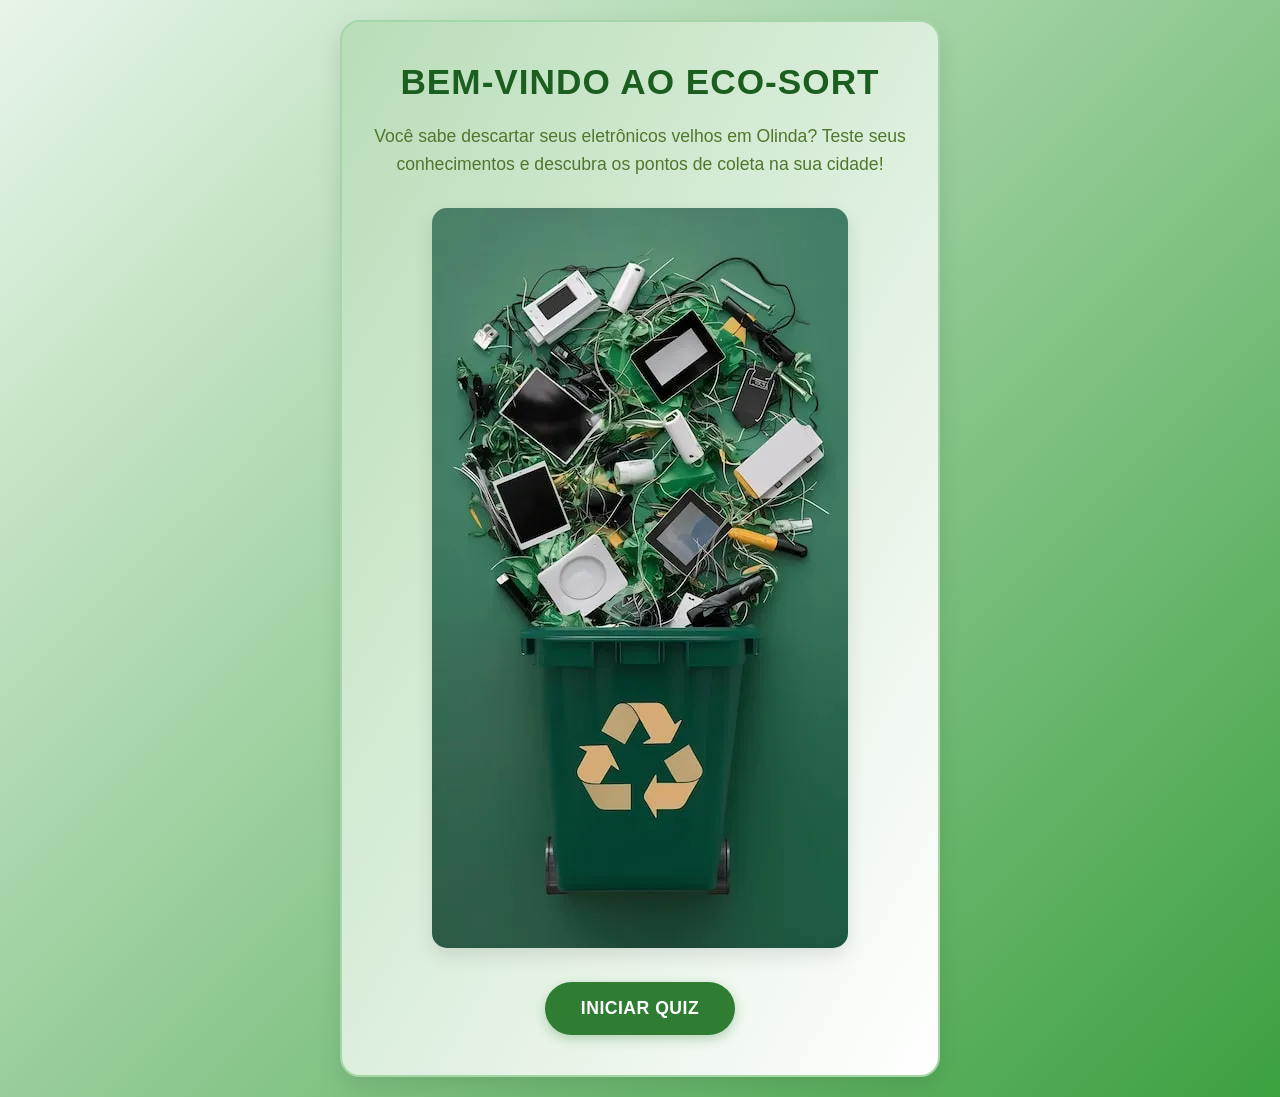
<file: apps/index.html>
<!DOCTYPE html>
<html lang="PT-BR">

<head>
    <meta charset="UTF-8">
    <meta name="viewport" content="width=device-width, initial-scale=1.0">
    <title>ECO-SORT</title>
    <link rel="stylesheet" href="style.css">
</head>

<body>
    <div class="container">
        <h1>Bem-vindo ao ECO-SORT</h1>
        <p>Você sabe descartar seus eletrônicos velhos em Olinda? Teste seus conhecimentos e descubra os pontos de coleta na sua cidade!</p>
        <img class="images" src="images/Imagem principal.jpg" alt="naturezazada">
        <button> INICIAR QUIZ </button>
    </div>
    <script src="script.js"></script>
</body>

</html>
</file>
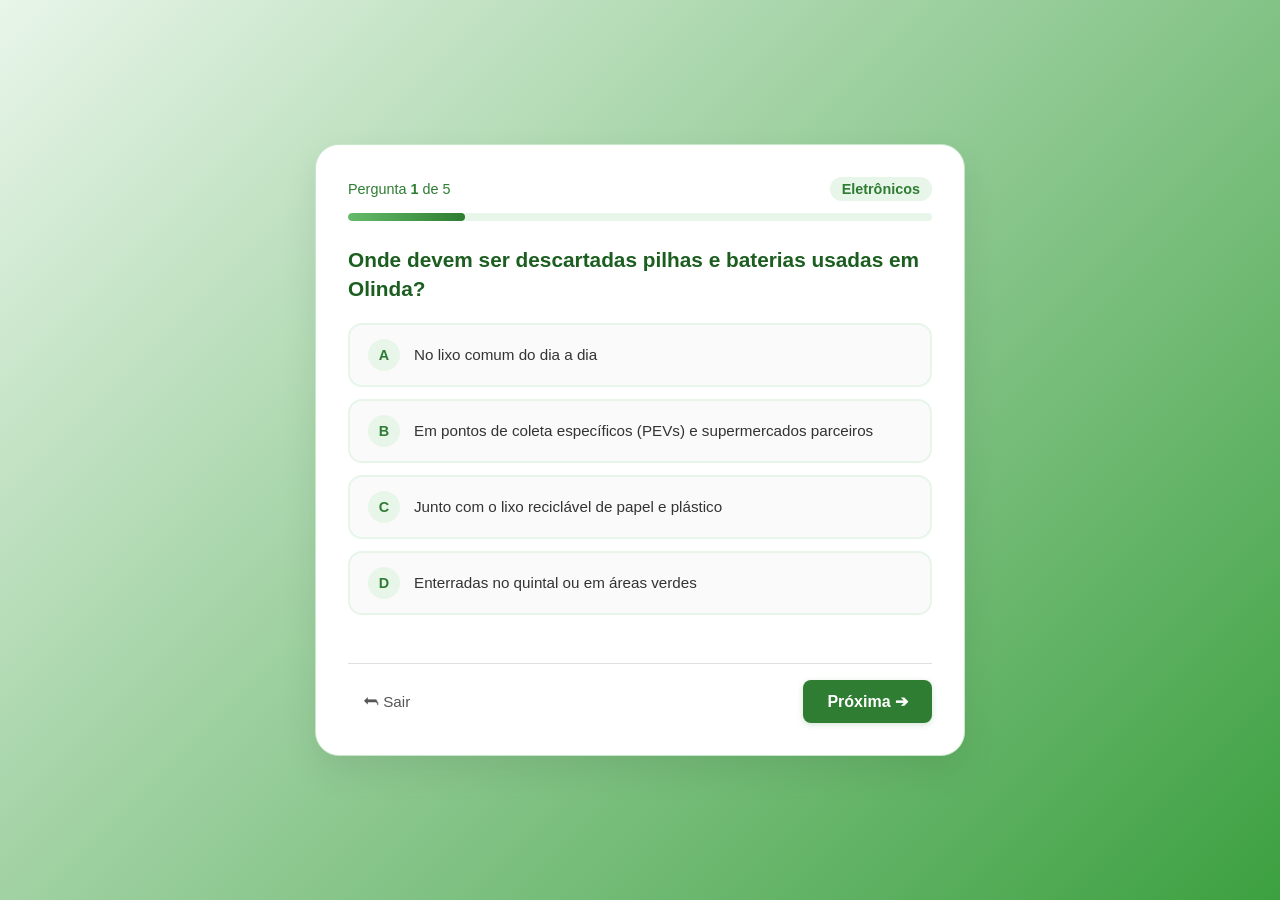
<file: apps/questoes.html>
<!DOCTYPE html>
<html lang="PT-BR">

<head>
    <meta charset="UTF-8">
    <meta name="viewport" content="width=device-width, initial-scale=1.0">
    <title>ECO-SORT - Questões</title>
    <link rel="stylesheet" href="qstyle.css">
</head>

<body>
    <main class="quiz-card">

        <header class="quiz-header">
            <div class="quiz-info">
                <span class="step-indicator">Pergunta <strong id="current-step">1</strong> de 5</span>
                <span class="category-badge">Eletrônicos</span>
            </div>

            <div class="progress-bar">
                <div class="progress-fill" style="width: 20%;"></div>
            </div>
        </header>


        <section class="question-body">
            <h2>Onde devem ser descartadas pilhas e baterias usadas em Olinda?</h2>


            <div class="options-container">
                <label class="option-card">
                    <input type="radio" name="resposta" value="a">
                    <span class="custom-radio">A</span>
                    <span class="option-text">No lixo comum do dia a dia</span>
                </label>

                <label class="option-card">
                    <input type="radio" name="resposta" value="b">
                    <span class="custom-radio">B</span>
                    <span class="option-text">Em pontos de coleta específicos (PEVs) e supermercados parceiros</span>
                </label>

                <label class="option-card">
                    <input type="radio" name="resposta" value="c">
                    <span class="custom-radio">C</span>
                    <span class="option-text">Junto com o lixo reciclável de papel e plástico</span>
                </label>

                <label class="option-card">
                    <input type="radio" name="resposta" value="d">
                    <span class="custom-radio">D</span>
                    <span class="option-text">Enterradas no quintal ou em áreas verdes</span>
                </label>
            </div>
        </section>


        <footer class="quiz-footer">
            <a href="index.html" class="btn-secondary">⮪ Sair</a>
            <button type="button" class="btn-primary">Próxima ➔</button>
        </footer>
    </main>
    <script src="qscript.js"></script>
</body>

</html>
</file>
<file: apps/style.css>
* {
    margin: 0;
    padding: 0;
    box-sizing: border-box;
    font-family: 'Segoe UI', Tahoma, Geneva, Verdana, sans-serif;
}

body {
    background: linear-gradient(135deg, #e8f5e9 0%, #3ca040 100%);
    color: #2e7d32;
    min-height: 100vh;
    display: flex;
    /*Flexboxxingg*/
    justify-content: center;
    align-items: center;
    padding: 20px;
}

.container {
    background: linear-gradient(120deg, #b8ddb8 0%, #ffffff 100%);
    max-width: 600px;
    width: 100%;
    padding: 40px 30px;
    border-radius: 20px;
    box-shadow: 0 10px 25px rgba(0, 0, 0, 0.1);
    text-align: center;
    border: 2px solid #a5d6a7;
}

h1 {
    font-size: 2.2rem;
    color: #1b5e20;
    margin-bottom: 20px;
    letter-spacing: 1px;
    text-transform: uppercase;
}

p {
    font-size: 1.1rem;
    color: #4f772d;
    line-height: 1.6;
    margin-bottom: 30px;
}

.images {
    max-width: 90%;
    height: fill;
    border-radius: 15px;
    margin-bottom: 30px;
    box-shadow: 0 8px 20px rgba(0, 0, 0, 0.1);
}

button {
    background-color: #2e7d32;
    color: #ffffff;
    border: none;
    padding: 16px 36px;
    font-size: 1.1rem;
    font-weight: bold;
    border-radius: 50px;
    cursor: pointer;
    transition: all 0.3s ease;
    box-shadow: 0 4px 12px rgba(46, 125, 50, 0.3);
    letter-spacing: 0.5px;
}

button:hover {
    background-color: #1b5e20;
    transform: translateY(-2px);
    box-shadow: 0 6px 16px rgba(46, 125, 50, 0.4);
}

button:active {
    transform: translateY(0);
}

@media (max-width: 480px) {
    .container {
        padding: 30px 20px;
    }
    h1 {
        font-size: 1.8rem;
    }
    p {
        font-size: 1rem;
    }
    button {
        width: 100%;
        padding: 14px 20px;
    }
}


/* Responsividade para Celulares - Tela Inicial */

@media (max-width: 600px) {
    body {
        padding: 12px;
    }
    .container {
        width: 100% !important;
        max-width: 100% !important;
        padding: 24px 16px !important;
        border-radius: 16px !important;
        box-sizing: border-box;
    }
    .container h1 {
        font-size: 1.5rem !important;
    }
    .container p {
        font-size: 0.95rem !important;
        line-height: 1.4;
    }
    .images {
        width: 100% !important;
        max-width: 280px !important;
        height: auto !important;
        border-radius: 12px;
    }
    .container button {
        width: 100% !important;
        /* Faz o botão ocupar a largura inteira no celular */
        padding: 14px !important;
        font-size: 1rem !important;
    }
}
</file>
<file: apps/qstyle.css>
* {
    margin: 0;
    padding: 0;
    box-sizing: border-box;
    font-family: 'Segoe UI', Tahoma, Geneva, Verdana, sans-serif;
}

body {
    background: linear-gradient(135deg, #e8f5e9 0%, #3ca040 100%);
    display: flex;
    justify-content: center;
    align-items: center;
    min-height: 100vh;
    margin: 0;
}

.quiz-card {
    background: #ffffff;
    max-width: 650px;
    width: 100%;
    border-radius: 24px;
    box-shadow: 0 15px 35px rgba(0, 0, 0, 0.08);
    padding: 32px;
    border: 1px solid #c8e6c9;
    display: flex;
    flex-direction: column;
    gap: 24px;
}

.quiz-info {
    display: flex;
    justify-content: space-between;
    align-items: center;
    margin-bottom: 12px;
    font-size: 0.9rem;
    color: #2e7d32;
}

.category-badge {
    background: #e8f5e9;
    padding: 4px 12px;
    border-radius: 20px;
    font-weight: 600;
}

.progress-bar {
    width: 100%;
    height: 8px;
    background-color: #e8f5e9;
    border-radius: 10px;
    overflow: hidden;
}

.progress-fill {
    height: 100%;
    background: linear-gradient(90deg, #66bb6a, #2e7d32);
    border-radius: 10px;
    transition: width 0.3s ease;
}

.question-body h2 {
    color: #1b5e20;
    font-size: 1.3rem;
    line-height: 1.4;
    margin-bottom: 20px;
}

.options-container {
    display: flex;
    flex-direction: column;
    gap: 12px;
}

.option-card {
    display: flex;
    align-items: center;
    padding: 14px 18px;
    border: 2px solid #e8f5e9;
    border-radius: 14px;
    cursor: pointer;
    transition: all 0.2s ease;
    background-color: #fafafa;
}

.option-card:hover {
    border-color: #a5d6a7;
    background-color: #f1f8e9;
}

.option-card input[type="radio"] {
    display: none;
}

.custom-radio {
    width: 32px;
    height: 32px;
    border-radius: 50%;
    background-color: #e8f5e9;
    color: #2e7d32;
    display: flex;
    align-items: center;
    justify-content: center;
    font-weight: 700;
    font-size: 0.9rem;
    margin-right: 14px;
    flex-shrink: 0;
    transition: all 0.2s ease;
}

.option-text {
    color: #333333;
    font-size: 0.95rem;
    line-height: 1.4;
}

.option-card:has(input[type="radio"]:checked) {
    border-color: #2e7d32;
    background-color: #e8f5e9;
}

.option-card input[type="radio"]:checked+.custom-radio {
    background-color: #2e7d32;
    color: #ffffff;
}

.quiz-footer {
    display: flex;
    justify-content: space-between;
    align-items: center;
    padding-top: 12px;
    border-top: 1px solid #f0f0f0;
}

.btn-secondary {
    color: #555;
    text-decoration: none;
    font-weight: 600;
    font-size: 0.95rem;
    padding: 10px 18px;
    border-radius: 10px;
    transition: background 0.2s;
}

.btn-secondary:hover {
    background-color: #f5f5f5;
}

@media (max-width: 480px) {
    .quiz-card {
        padding: 20px;
    }
    .question-body h2 {
        font-size: 1.15rem;
    }
    .option-card {
        padding: 12px;
    }
}


/* Estilo do Rodapé */

.quiz-footer {
    display: flex;
    justify-content: space-between;
    align-items: center;
    margin-top: 24px;
    padding-top: 16px;
    border-top: 1px solid #e0e0e0;
}


/* Botão Principal Verde (Próxima →) */

.btn-primary {
    background-color: #2e7d32;
    /* Verde principal */
    color: #ffffff;
    border: none;
    padding: 12px 24px;
    border-radius: 8px;
    font-size: 1rem;
    font-weight: 600;
    cursor: pointer;
    display: inline-flex;
    align-items: center;
    gap: 8px;
    box-shadow: 0 2px 6px rgba(46, 125, 50, 0.2);
    transition: all 0.2s ease-in-out;
}


/* Efeito ao passar o mouse */

.btn-primary:hover {
    background-color: #1b5e20;
    /* Verde mais escuro no hover */
    box-shadow: 0 4px 12px rgba(46, 125, 50, 0.3);
    transform: translateY(-2px);
}


/* Efeito ao clicar */

.btn-primary:active {
    transform: translateY(0);
    box-shadow: 0 2px 4px rgba(46, 125, 50, 0.2);
}


/* Botão Secundário (Sair) */

.btn-secondary {
    color: #555555;
    text-decoration: none;
    font-weight: 500;
    font-size: 0.95rem;
    padding: 10px 16px;
    border-radius: 8px;
    transition: background-color 0.2s ease, color 0.2s ease;
}

.btn-secondary:hover {
    background-color: #f0f0f0;
    color: #d32f2f;
    /* Fica levemente vermelho ao passar o mouse para indicar saída */
}


/* Responsividade para Celulares - Tela de Questões */

@media (max-width: 600px) {
    body {
        padding: 12px;
    }
    .quiz-card {
        width: 100% !important;
        max-width: 100% !important;
        padding: 20px 16px !important;
        border-radius: 16px !important;
        box-sizing: border-box;
    }
    .question-body h2 {
        font-size: 1.15rem !important;
        line-height: 1.4;
    }
    .option-card {
        padding: 12px 14px !important;
        margin-bottom: 10px !important;
    }
    .option-text {
        font-size: 0.9rem !important;
    }
    .custom-radio {
        width: 28px !important;
        height: 28px !important;
        font-size: 0.85rem !important;
        margin-right: 10px !important;
        flex-shrink: 0;
        /* Garante que a bolinha (A, B, C, D) não achate */
    }
    .quiz-footer {
        flex-direction: row;
        justify-content: space-between;
        align-items: center;
        gap: 10px;
    }
    .btn-primary {
        padding: 10px 18px !important;
        font-size: 0.9rem !important;
    }
    .btn-secondary {
        padding: 8px 12px !important;
        font-size: 0.85rem !important;
    }
}
</file>
